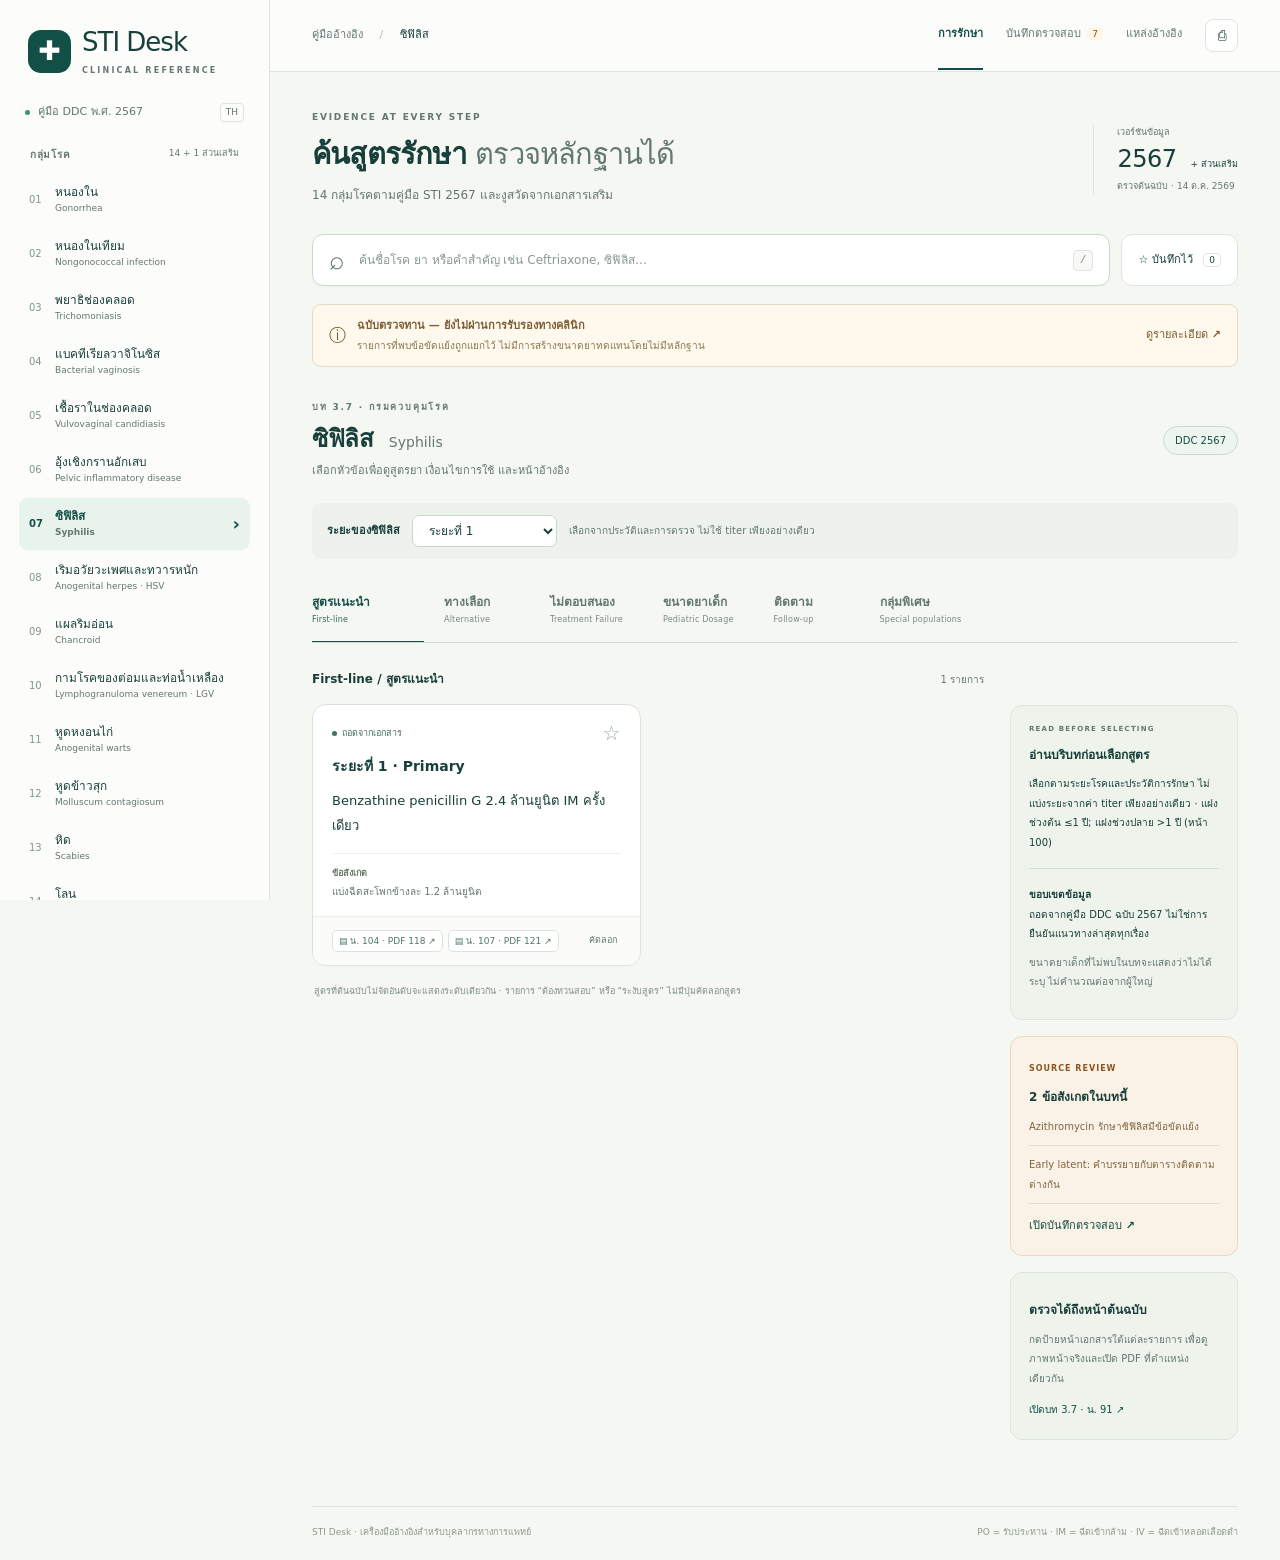
<file: index.html>
<!doctype html>
<html lang="th">
<head>
<meta charset="utf-8"><meta name="viewport" content="width=device-width, initial-scale=1">
<meta name="description" content="เครื่องมือค้นแนวทางรักษา STI สำหรับบุคลากรทางการแพทย์ อ้างอิงคู่มือกรมควบคุมโรค พ.ศ. 2567 พร้อมหลักฐานรายหน้าและบันทึกข้อขัดแย้ง">
<meta name="theme-color" content="#124f46">
<title>STI Desk · แนวทางรักษา 2567</title>
<link rel="icon" href="icon.svg" type="image/svg+xml"><link rel="stylesheet" href="styles.css">
<script src="data.js" defer></script><script src="core.js" defer></script><script src="app.js" defer></script>
</head>
<body>
<a class="skip" href="#content">ข้ามไปเนื้อหา</a>
<div class="app-shell">
<aside class="sidebar" aria-label="รายการโรค">
<a class="brand" href="#syphilis"><span class="brand-icon" aria-hidden="true">✚</span><span>STI <b>Desk</b><small>CLINICAL REFERENCE</small></span></a>
<div class="edition"><span class="dot"></span> คู่มือ DDC พ.ศ. 2567 <span class="edition-tag">TH</span></div>
<div class="nav-label">กลุ่มโรค <span>14 + 1 ส่วนเสริม</span></div>
<nav id="disease-nav" aria-label="เลือกโรค"></nav>
<div class="side-bottom"><span class="draft-dot"></span><b>ฉบับตรวจทานก่อนเผยแพร่</b><p>สำหรับบุคลากรทางการแพทย์<br>ไม่มีการเก็บข้อมูลผู้ป่วย</p><button class="text-btn" data-view="audit">ดูข้อสังเกตจากการตรวจข้อมูล ↗</button></div>
</aside>
<div class="workspace">
<header class="topbar"><div class="breadcrumb">คู่มืออ้างอิง <span>/</span> <b id="crumb">การรักษา</b></div><div class="top-actions"><button id="treatment-view" class="top-nav active" data-view="treatment">การรักษา</button><button class="top-nav" data-view="audit">บันทึกตรวจสอบ <span id="audit-count"></span></button><button class="top-nav" data-view="sources">แหล่งอ้างอิง</button><button class="icon-btn" id="print" aria-label="พิมพ์เนื้อหาปัจจุบัน" title="พิมพ์">⎙</button></div></header>
<main id="content" tabindex="-1">
<section class="intro-row"><div><div class="eyebrow">EVIDENCE AT EVERY STEP</div><h1>ค้นสูตรรักษา <span>ตรวจหลักฐานได้</span></h1><p>14 กลุ่มโรคตามคู่มือ STI 2567 และงูสวัดจากเอกสารเสริม</p></div><div class="version-card"><span>เวอร์ชันข้อมูล</span><strong>2567 <small>+ ส่วนเสริม</small></strong><span>ตรวจต้นฉบับ · 14 ต.ค. 2569</span></div></section>
<div class="search-row"><div class="search-wrap"><span aria-hidden="true">⌕</span><label class="sr-only" for="search">ค้นชื่อโรค ยา หรือการติดตาม</label><input id="search" type="search" placeholder="ค้นชื่อโรค ยา หรือคำสำคัญ เช่น Ceftriaxone, ซิฟิลิส…" autocomplete="off"><button id="clear-search" class="text-btn" hidden>ล้าง</button><kbd>/</kbd></div><button id="saved-filter" class="saved-button" aria-pressed="false">☆ บันทึกไว้ <span id="saved-count">0</span></button></div>
<div class="review-banner"><span aria-hidden="true">ⓘ</span><div><b>ฉบับตรวจทาน — ยังไม่ผ่านการรับรองทางคลินิก</b><span>รายการที่พบข้อขัดแย้งถูกแยกไว้ ไม่มีการสร้างขนาดยาทดแทนโดยไม่มีหลักฐาน</span></div><button class="text-btn" data-view="audit">ดูรายละเอียด <span aria-hidden="true">↗</span></button></div>
<div id="view-content"></div>
<footer><span>STI Desk · เครื่องมืออ้างอิงสำหรับบุคลากรทางการแพทย์</span><span>PO = รับประทาน · IM = ฉีดเข้ากล้าม · IV = ฉีดเข้าหลอดเลือดดำ</span></footer>
</main>
</div>
</div>
<dialog id="evidence-dialog" aria-labelledby="evidence-title"><div class="dialog-head"><div><small>ตรวจเทียบเอกสารต้นฉบับ</small><h2 id="evidence-title"></h2></div><button id="close-dialog" class="icon-btn" aria-label="ปิดเอกสาร">✕</button></div><div class="dialog-actions"><a id="open-pdf" target="_blank" rel="noopener">เปิด PDF ที่หน้านี้ ↗</a><a id="open-original" target="_blank" rel="noopener">ต้นทางออนไลน์ ↗</a><a id="open-image" target="_blank" rel="noopener">ขยายภาพ ↗</a></div><p id="evidence-scope"></p><img id="evidence-image" alt=""><p class="muted">ภาพต้นฉบับช่วยตรวจหน่วย ความถี่ ระยะเวลา และเชิงอรรถที่อาจเสียรูปเมื่อแปลงข้อความ</p></dialog>
<div id="toast" class="toast" role="status" aria-live="polite" hidden></div>
<noscript><p class="noscript">ต้องเปิด JavaScript เพื่อค้นสูตรยา <a href="evidence/ddc-2567.pdf">อ่านคู่มือต้นฉบับ PDF</a></p></noscript>
</body></html>
</file>
<file: styles.css>
:root{--ink:#183f39;--muted:#647771;--green:#124f46;--mint:#e9f3ee;--line:#dce5df;--bg:#f5f7f3;--amber:#8a5520;--cream:#fff5e4;--red:#93372e;--white:#fff;--radius:14px;font-family:system-ui,-apple-system,BlinkMacSystemFont,'Leelawadee UI',Tahoma,sans-serif;color:var(--ink);font-size:14px;line-height:1.7;background:var(--bg)}*{box-sizing:border-box}body{margin:0}a{color:var(--green);text-decoration:none}a:hover{text-decoration:underline}button,input,select{font:inherit}button{cursor:pointer;color:inherit}button:focus-visible,a:focus-visible,select:focus-visible,input:focus-visible{outline:3px solid #d3a456;outline-offset:3px}button{border:0;background:none}button:hover{filter:brightness(.96)}.app-shell{display:flex;min-height:100vh}.sidebar{width:270px;flex-shrink:0;border-right:1px solid var(--line);background:#fcfdfa;position:sticky;top:0;height:100vh;overflow-y:auto;padding:27px 19px 18px;display:flex;flex-direction:column}.brand{display:flex;align-items:center;gap:11px;font-size:26px;line-height:1.2;letter-spacing:-1px;color:var(--ink);padding:0 9px}.brand:hover{text-decoration:none}.brand b{font-weight:400}.brand small{font-size:8px;letter-spacing:2.2px;display:block;margin-top:8px;font-weight:600;color:var(--muted)}.brand-icon{display:grid;place-items:center;background:var(--green);color:white;width:43px;height:43px;border-radius:13px;font-size:27px;letter-spacing:0}.edition{display:flex;align-items:center;gap:8px;margin:27px 6px 24px;font-size:11px;color:var(--muted)}.dot{display:inline-block;width:5px;height:5px;flex-shrink:0;border-radius:50%;background:currentColor}.edition .dot{color:#3e9175}.edition-tag{margin-left:auto;border:1px solid var(--line);padding:1px 5px;border-radius:4px;font-size:9px}.nav-label{font-size:10px;font-weight:650;letter-spacing:.7px;color:var(--muted);margin:0 11px 9px;display:flex;justify-content:space-between}.nav-label span{font-weight:400;font-size:9px;letter-spacing:0}.disease-nav{width:100%;text-align:left;display:flex;align-items:center;gap:10px;padding:9px 10px;border-radius:9px;min-height:52px;line-height:1.45;margin:2px 0;font-size:11.8px}.disease-nav small{display:block;color:var(--muted);font-size:9px;line-height:1.6}.disease-num{font-size:10px;color:#81978b;min-width:16px;font-variant-numeric:tabular-nums}.disease-nav.selected{background:var(--mint);color:var(--green);font-weight:650}.disease-nav.selected .disease-num{color:var(--green)}.disease-nav:hover{background:#f0f3ed}.nav-chevron{margin-left:auto;font-size:18px}.supplement-label{border-top:1px solid var(--line);margin-top:17px;padding-top:15px}.side-bottom{margin-top:auto;border-top:1px solid var(--line);padding:20px 9px 0;font-size:10px;color:var(--muted)}.side-bottom b{font-size:10px;color:var(--ink)}.side-bottom p{margin:7px 0;line-height:1.8}.draft-dot{display:inline-block;width:6px;height:6px;border-radius:50%;background:#c69a56;margin-right:7px}.text-btn{padding:0;font-weight:550;font-size:11px;color:var(--green);text-align:left}.workspace{min-width:0;flex:1}.topbar{min-height:72px;padding:0 42px;border-bottom:1px solid var(--line);display:flex;justify-content:space-between;align-items:center;background:#fcfdfa;gap:15px}.breadcrumb{font-size:11px;color:var(--muted)}.breadcrumb span{margin:0 13px;color:#b1bdb5}.breadcrumb b{font-weight:500;color:var(--ink)}.top-actions{display:flex;gap:23px;align-items:center}.top-nav{font-size:11px;color:var(--muted);padding:24px 0;border-bottom:2px solid transparent}.top-nav.active{color:var(--green);border-bottom-color:var(--green);font-weight:650}.top-nav span{border-radius:4px;background:var(--cream);padding:1px 5px;margin-left:3px;font-size:9px;color:var(--amber)}.icon-btn{border:1px solid var(--line);border-radius:8px;width:33px;height:33px;background:white;display:grid;place-items:center}main{max-width:1540px;margin:auto;padding:38px 42px 20px;outline:none}.intro-row{display:flex;justify-content:space-between;gap:30px;align-items:center;margin-bottom:25px}.eyebrow{font-size:9px;letter-spacing:1.8px;font-weight:700;color:var(--muted)}h1{font-size:29px;line-height:1.5;font-weight:600;letter-spacing:-.8px;margin:8px 0}h1 span{font-weight:350;color:var(--muted)}.intro-row p{margin:4px 0;font-size:12px;color:var(--muted)}.version-card{border-left:1px solid var(--line);padding-left:23px;flex-shrink:0}.version-card>span{display:block;font-size:9px;color:var(--muted)}.version-card strong{display:block;font-size:24px;line-height:1.6;letter-spacing:-.5px;font-weight:500}.version-card strong small{font-size:9px;letter-spacing:0;margin-left:7px;font-weight:400}.search-row{display:flex;gap:11px;margin-bottom:18px}.search-wrap{background:white;border:1px solid #ccd9d0;border-radius:11px;display:flex;align-items:center;gap:12px;padding:12px 16px;flex:1;box-shadow:0 2px 5px #23452c04}.search-wrap>span{font-size:26px;line-height:1;color:var(--muted)}.search-wrap input{border:none;outline:none;background:transparent;width:100%;min-width:0;font-size:12px;color:var(--ink)}.search-wrap input::placeholder{color:#8a9990}.search-wrap kbd{background:#f8f9f6;border:1px solid var(--line);border-radius:4px;padding:0 6px;font-size:11px;color:#86958a}.saved-button{font-size:11px;border:1px solid var(--line);background:#fff;border-radius:11px;padding:11px 16px;white-space:nowrap}.saved-button span{padding:1px 5px;border:1px solid var(--line);border-radius:4px;margin-left:7px;font-size:9px}.saved-button.active{background:var(--mint);border-color:var(--green)}.review-banner{display:flex;align-items:center;gap:11px;padding:12px 16px;border:1px solid #e7dac1;background:#fff9ed;border-radius:9px;color:#7c5d31;margin-bottom:33px}.review-banner>span{font-size:17px}.review-banner b{display:block;font-size:11px;font-weight:650}.review-banner div>span{display:block;font-size:10px;color:#8b7450;margin-top:1px}.review-banner button{margin-left:auto;color:#7c5d31;white-space:nowrap}.disease-header{display:flex;justify-content:space-between;align-items:center;gap:20px;margin-bottom:22px}.disease-header h2{font-size:24px;letter-spacing:-.5px;font-weight:600;margin:6px 0 5px;line-height:1.5}.disease-header h2>span{font-size:14px;color:var(--muted);font-weight:400;letter-spacing:0;display:inline-block;margin-left:8px}.disease-header p{margin:0;color:var(--muted);font-size:11px}.chapter-chip{border:1px solid #c9dbd0;color:var(--green);font-size:10px;padding:5px 11px;border-radius:20px;background:#eef5ef;white-space:nowrap}.chapter-chip.amber{border-color:#ebdbbf;background:var(--cream);color:var(--amber)}.stage-block{display:flex;gap:12px;align-items:center;margin-bottom:24px;padding:12px 15px;background:#edf2ec;border-radius:9px}.stage-block label{font-size:11px;font-weight:600}.stage-block select,.select-label select{border:1px solid #c9d8cd;border-radius:7px;background:white;padding:7px 30px 7px 12px;color:var(--ink);font-size:12px}.stage-block span{font-size:10px;color:var(--muted)}.category-tabs{display:flex;gap:0;border-bottom:1px solid #cddbd0;margin-bottom:26px;overflow-x:auto}.category-tab{position:relative;padding:9px 20px 14px;min-width:106px;text-align:left;color:var(--muted);border-bottom:2px solid transparent;margin-bottom:-1px;white-space:nowrap}.category-tab:first-child{padding-left:0;min-width:112px}.category-tab.active{border-color:var(--green);color:var(--green)}.category-tab>span{display:block;font-size:12px;font-weight:600}.category-tab small{font-size:8px;letter-spacing:.2px;display:block;margin-top:1px;opacity:.85}.detail-layout{display:grid;grid-template-columns:minmax(0,1fr) 228px;gap:26px}.section-head{display:flex;justify-content:space-between;align-items:center;margin-bottom:15px}.section-head h3{font-size:12px;margin:0;font-weight:600}.section-head>span{font-size:10px;color:var(--muted)}.rx-grid{display:grid;grid-template-columns:repeat(2,minmax(0,1fr));gap:15px}.rx-card{background:white;border:1px solid #d9e3da;border-radius:var(--radius);padding:18px 19px 0;overflow:hidden;display:flex;flex-direction:column;box-shadow:0 3px 6px #24422c02}.card-meta{display:flex;justify-content:space-between;align-items:center;gap:6px;margin-bottom:12px}.status{font-size:9px;display:inline-flex;align-items:center;gap:5px;color:#42715b}.status.review{color:var(--amber)}.status.quarantined{color:var(--red)}.status.not-specified{color:var(--muted)}.bookmark{font-size:20px;line-height:1;padding:0 0 0 7px;color:#9aaba0}.bookmark.selected{color:#ae7d26}.rx-card h3{font-size:14px;font-weight:650;margin:0 0 10px;line-height:1.6;overflow-wrap:anywhere}.scope{font-size:9px;color:var(--green);background:#edf3ed;border-radius:4px;align-self:flex-start;padding:2px 6px;margin:0 0 7px}.regimen{font-size:13px;line-height:1.95;margin:0 0 15px;white-space:pre-line;overflow-wrap:anywhere}.card-note{font-size:10px;line-height:1.9;color:var(--muted);padding-top:11px;border-top:1px solid #edf1eb;margin:0 0 15px}.card-note b{font-size:9px;color:#687b65;display:block}.card-bottom{margin:auto -19px 0;padding:12px 19px;background:#fbfcf9;border-top:1px solid #e9eee6;display:flex;justify-content:space-between;align-items:center;gap:8px}.refs{display:flex;flex-wrap:wrap;gap:5px}.ref{font-size:9px;color:#4f7666;border:1px solid #d9e5da;border-radius:5px;background:#fff;padding:4px 6px;line-height:1.4;text-align:left;white-space:nowrap}.ref:hover{background:#edf6ef;border-color:#a0bca9}.copy-btn{font-size:9px;white-space:nowrap;color:var(--muted);padding:4px}.rx-card.quarantined{border-color:#e9c8c0;background:#fffaf7}.rx-card.quarantined .card-bottom{background:#fff2eb}.rx-card.review{border-color:#e6d5b6}.rx-card.not-specified{border-style:dashed;background:#f9fbf7}.section-footnote{font-size:9px;color:#7f8f83;margin:18px 2px}.context-panel{padding-top:36px}.context-box{border:1px solid var(--line);background:#eef3ec;border-radius:12px;padding:18px;margin-bottom:16px}.context-box .eyebrow{font-size:7px;letter-spacing:1.2px}.context-box h3{font-size:12px;font-weight:650;margin:9px 0}.context-box p{font-size:10px;line-height:1.95;margin:9px 0}.context-box p b{font-size:10px;font-weight:600}.divider{height:1px;background:#d4dfd3;margin:16px 0}.muted{color:var(--muted)}.context-box.amber{background:#faf2e7;border-color:#ead9bf}.context-box.amber p{border-bottom:1px solid #e9ddca;padding-bottom:9px;color:#806540}.mini-label{font-size:8px;letter-spacing:1px;font-weight:700;color:var(--muted)}.amber .mini-label{color:var(--amber)}.source-link{font-size:10px}.empty{grid-column:1/-1;padding:40px 20px;text-align:center;background:white;border:1px dashed var(--line);border-radius:14px}.empty>span{font-size:30px;color:#869c8c}.empty h3{font-size:16px;margin:4px}.empty p{color:var(--muted);font-size:12px}.outline-btn{display:inline-block;padding:8px 13px;border-radius:7px;background:white;border:1px solid #c8d8cd;font-size:11px}.inline-hint{background:var(--mint);border-radius:8px;padding:10px 15px;font-size:11px;margin-bottom:15px}.select-label{font-size:10px;color:var(--muted);display:flex;align-items:center;gap:9px}.global-results{grid-template-columns:repeat(3,minmax(0,1fr))}.disease-link{font-size:9px;color:#527f67;text-align:left;padding:0;margin-bottom:8px}.audit-intro{background:#eaf1e8;padding:20px 24px;border:1px solid #d6e2d2;border-radius:12px;margin:22px 0}.audit-intro h3{font-size:14px;margin:0 0 9px}.audit-intro p{font-size:12px;color:#5a7160;margin:6px 0;line-height:1.9}.audit-intro p+h3{margin-top:23px}.audit-list{display:grid;grid-template-columns:repeat(2,minmax(0,1fr));gap:16px}.audit-item{border:1px solid var(--line);border-radius:12px;background:white;padding:22px}.audit-id{font:9px monospace;letter-spacing:.5px;color:var(--muted);margin-right:12px}.severity{font-size:8px;display:inline-block;padding:3px 7px;border-radius:4px}.severity.high{background:#fceae3;color:#8c4538}.severity.medium{background:var(--cream);color:var(--amber)}.audit-item h3{font-size:15px;margin:15px 0 10px}.audit-item p{font-size:12px;color:var(--muted);line-height:1.9}.audit-item strong{font-size:10px;font-weight:600}.audit-links{display:flex;flex-wrap:wrap;gap:12px;align-items:center;padding-top:20px}.audit-links a{font-size:10px}.source-grid{display:grid;grid-template-columns:repeat(2,minmax(0,1fr));gap:17px}.source-card{background:white;border:1px solid var(--line);border-radius:12px;padding:22px}.source-card:first-child{grid-column:1/-1;border-top:3px solid var(--green)}.source-card h3{font-size:16px;margin:10px 0}.source-card p{font-size:12px;color:var(--muted)}.source-card dl{display:grid;grid-template-columns:115px 1fr;font-size:10px;gap:9px;margin:20px 0}.source-card dt{color:var(--muted)}.source-card dd{margin:0;min-width:0}.hash{font:9px monospace;word-break:break-all}.source-actions{display:flex;gap:25px;font-size:11px;border-top:1px solid var(--line);padding-top:15px}footer{margin-top:50px;padding-top:18px;border-top:1px solid var(--line);display:flex;justify-content:space-between;gap:18px;font-size:9px;color:#8b998b}dialog{width:min(950px,94vw);max-height:94vh;border:0;border-radius:16px;box-shadow:0 20px 80px #102b2580;padding:24px;background:#f5f7f3;color:var(--ink)}dialog::backdrop{background:#122b2477;backdrop-filter:blur(3px)}.dialog-head{display:flex;gap:20px;align-items:center;justify-content:space-between}.dialog-head small{font-size:10px;color:var(--muted)}.dialog-head h2{font-size:16px;margin:5px 0 12px}.dialog-actions{display:flex;flex-wrap:wrap;gap:20px;font-size:11px;border-top:1px solid var(--line);padding:12px 0}#evidence-scope{font-size:11px;color:var(--muted)}#evidence-image{display:block;width:100%;height:auto;border:1px solid var(--line);background:white}dialog>.muted{font-size:10px}.toast{position:fixed;bottom:24px;left:50%;transform:translateX(-50%);z-index:50;padding:12px 22px;border-radius:10px;background:#183f39;color:white;font-size:12px;box-shadow:0 8px 25px #123c342a;max-width:90vw}.sr-only{position:absolute;width:1px;height:1px;padding:0;margin:-1px;overflow:hidden;clip:rect(0,0,0,0);white-space:nowrap;border:0}.skip{position:fixed;top:-80px;left:20px;background:white;padding:10px;z-index:100}.skip:focus{top:10px}.noscript{padding:25px;background:var(--cream)}[hidden]{display:none!important}@media(min-width:1650px){:root{font-size:15px}.rx-card{padding-top:23px}.regimen{font-size:14px}.detail-layout{grid-template-columns:minmax(0,1fr) 260px}}@media(max-width:1250px){.sidebar{width:238px;padding-left:12px;padding-right:12px}.topbar{padding:0 26px}.top-actions{gap:15px}main{padding:30px 26px 20px}.detail-layout{grid-template-columns:minmax(0,1fr) 200px;gap:18px}.rx-grid{grid-template-columns:1fr}.global-results{grid-template-columns:repeat(2,minmax(0,1fr))}.category-tab{padding-left:15px;padding-right:15px;min-width:90px}h1{font-size:25px}.version-card{padding-left:15px}.stage-block span{display:none}.intro-row h1 span{display:block}.disease-header h2>span{display:block;margin:5px 0 0;font-size:13px}.topbar .breadcrumb{display:none}.topbar{justify-content:flex-end}}@media(max-width:900px){.sidebar{width:210px}.detail-layout{grid-template-columns:1fr}.context-panel{display:grid;grid-template-columns:repeat(2,minmax(0,1fr));padding-top:0;gap:14px}.context-box{margin:0}.rx-grid{grid-template-columns:repeat(2,minmax(0,1fr))}.version-card{display:none}.intro-row h1 span{display:inline}.global-results{grid-template-columns:repeat(2,minmax(0,1fr))}.review-banner{align-items:flex-start}.review-banner button{display:none}.disease-nav{font-size:11px}.saved-button{padding:8px 10px}.rx-card{padding:14px 15px 0}.card-bottom{margin: auto -15px 0;padding:11px 15px}.regimen{font-size:12px}.audit-list{grid-template-columns:1fr}.source-grid{grid-template-columns:1fr}footer{flex-direction:column;gap:4px}}@media(max-width:680px){.app-shell{display:block}.sidebar{position:relative;width:100%;height:auto;padding:18px 18px 12px;border-right:0;border-bottom:1px solid var(--line)}.brand{font-size:23px;display:inline-flex;padding:0}.brand-icon{width:35px;height:35px;font-size:22px}.brand small{font-size:7px;margin-top:4px}.edition{float:right;margin:8px 0;font-size:10px}.sidebar>.nav-label{display:none}#disease-nav{margin:16px -4px 0;display:flex;gap:7px;overflow-x:auto;padding-bottom:4px;scrollbar-width:thin}.disease-nav{min-width:145px;width:auto;margin:0;padding:8px 10px;min-height:48px;background:#f1f4ed;border:1px solid #e4eae0}.disease-nav.selected{border-color:#90b6a1}.disease-nav small{font-size:8px}.disease-num{display:none}.nav-chevron{display:none}.supplement-label{display:none}.side-bottom{display:none}.topbar{min-height:52px;padding:0 18px}.top-actions{justify-content:space-between;width:100%;gap:10px}.top-nav{padding:15px 0;font-size:10px}.icon-btn{width:28px;height:28px}main{padding:25px 18px 15px}.intro-row{margin-bottom:21px}.intro-row h1{font-size:25px;line-height:1.55}.intro-row h1 span{display:block}.eyebrow{font-size:8px}.intro-row p{font-size:11px}.search-wrap{padding:11px 12px;gap:6px}.search-wrap input{font-size:11px}.search-wrap kbd{display:none}.saved-button{font-size:10px;padding:8px}.saved-button span{display:none}.review-banner{padding:11px;gap:8px;margin-bottom:27px}.review-banner b{font-size:10px}.review-banner div>span{font-size:9px;line-height:1.7;margin-top:3px}.disease-header h2{font-size:23px}.disease-header p{font-size:10px}.disease-header h2>span{font-size:12px}.chapter-chip{font-size:9px;padding:4px 8px;align-self:flex-start}.stage-block{gap:10px;padding:10px 12px;justify-content:space-between}.stage-block select{font-size:11px;max-width:63%}.category-tabs{margin:0 -18px 22px;padding:0 18px}.category-tab{padding:8px 17px 12px;min-width:100px}.category-tab:first-child{min-width:112px}.category-tab>span{font-size:11px}.category-tab small{font-size:8px}.rx-grid,.global-results,.context-panel{grid-template-columns:1fr}.rx-card{padding:18px 19px 0}.rx-card h3{font-size:15px}.regimen{font-size:13px}.card-bottom{margin:auto -19px 0;padding:12px 19px}.context-panel{gap:13px}.context-box{padding:18px}.context-box p{font-size:11px}.section-footnote{font-size:9px}.section-head h3{font-size:12px}.audit-item{padding:19px}.audit-intro{padding:18px}.audit-intro p{font-size:11px}.source-card{padding:18px}.source-card h3{font-size:15px}.source-card dl{grid-template-columns:100px 1fr}.source-actions{gap:20px;font-size:10px}.select-label{flex-direction:column;align-items:flex-end;gap:3px}.select-label select{font-size:10px;padding:6px}.source-grid+.audit-intro h3{font-size:13px}dialog{padding:16px}.dialog-head h2{font-size:13px}.dialog-actions{font-size:10px;gap:13px}footer{font-size:8px;margin-top:32px}}@media print{.sidebar,.topbar,.intro-row,.search-row,.context-panel,.category-tabs,.stage-block,footer,.bookmark,.copy-btn,.review-banner button{display:none!important}.app-shell,.workspace{display:block}main{padding:0;max-width:none}.detail-layout,.rx-grid,.global-results{display:block}.rx-card,.audit-item{break-inside:avoid;margin-bottom:14px;box-shadow:none;border:1px solid #bbb}.regimen{font-size:11pt}.card-note{font-size:9pt}.refs .ref{font-size:8pt}.review-banner{margin:0 0 15px;background:white}.disease-header h2{font-size:18pt}.section-head{margin:15px 0}.source-grid,.audit-list{display:block}body{background:white}dialog{display:none}.audit-intro{background:white}.source-card{margin-bottom:15px}.toast{display:none}}
</file>
